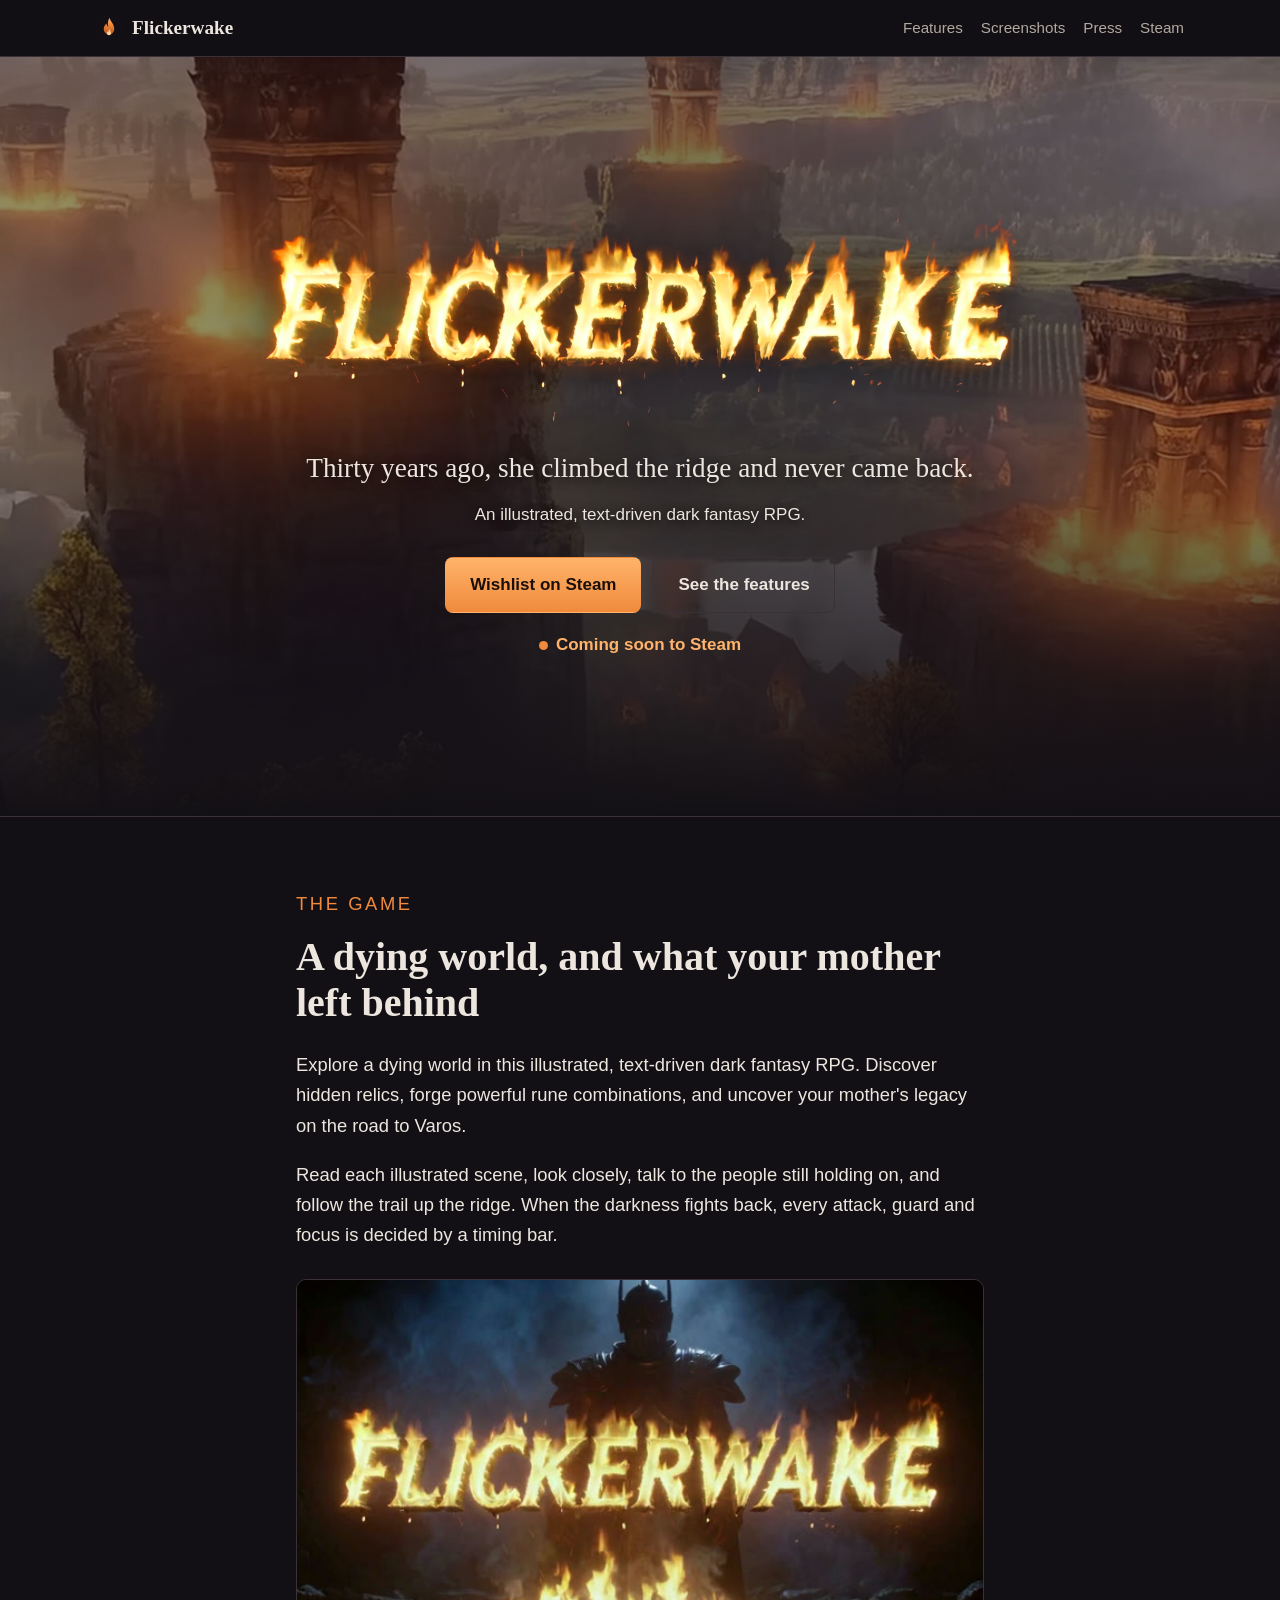
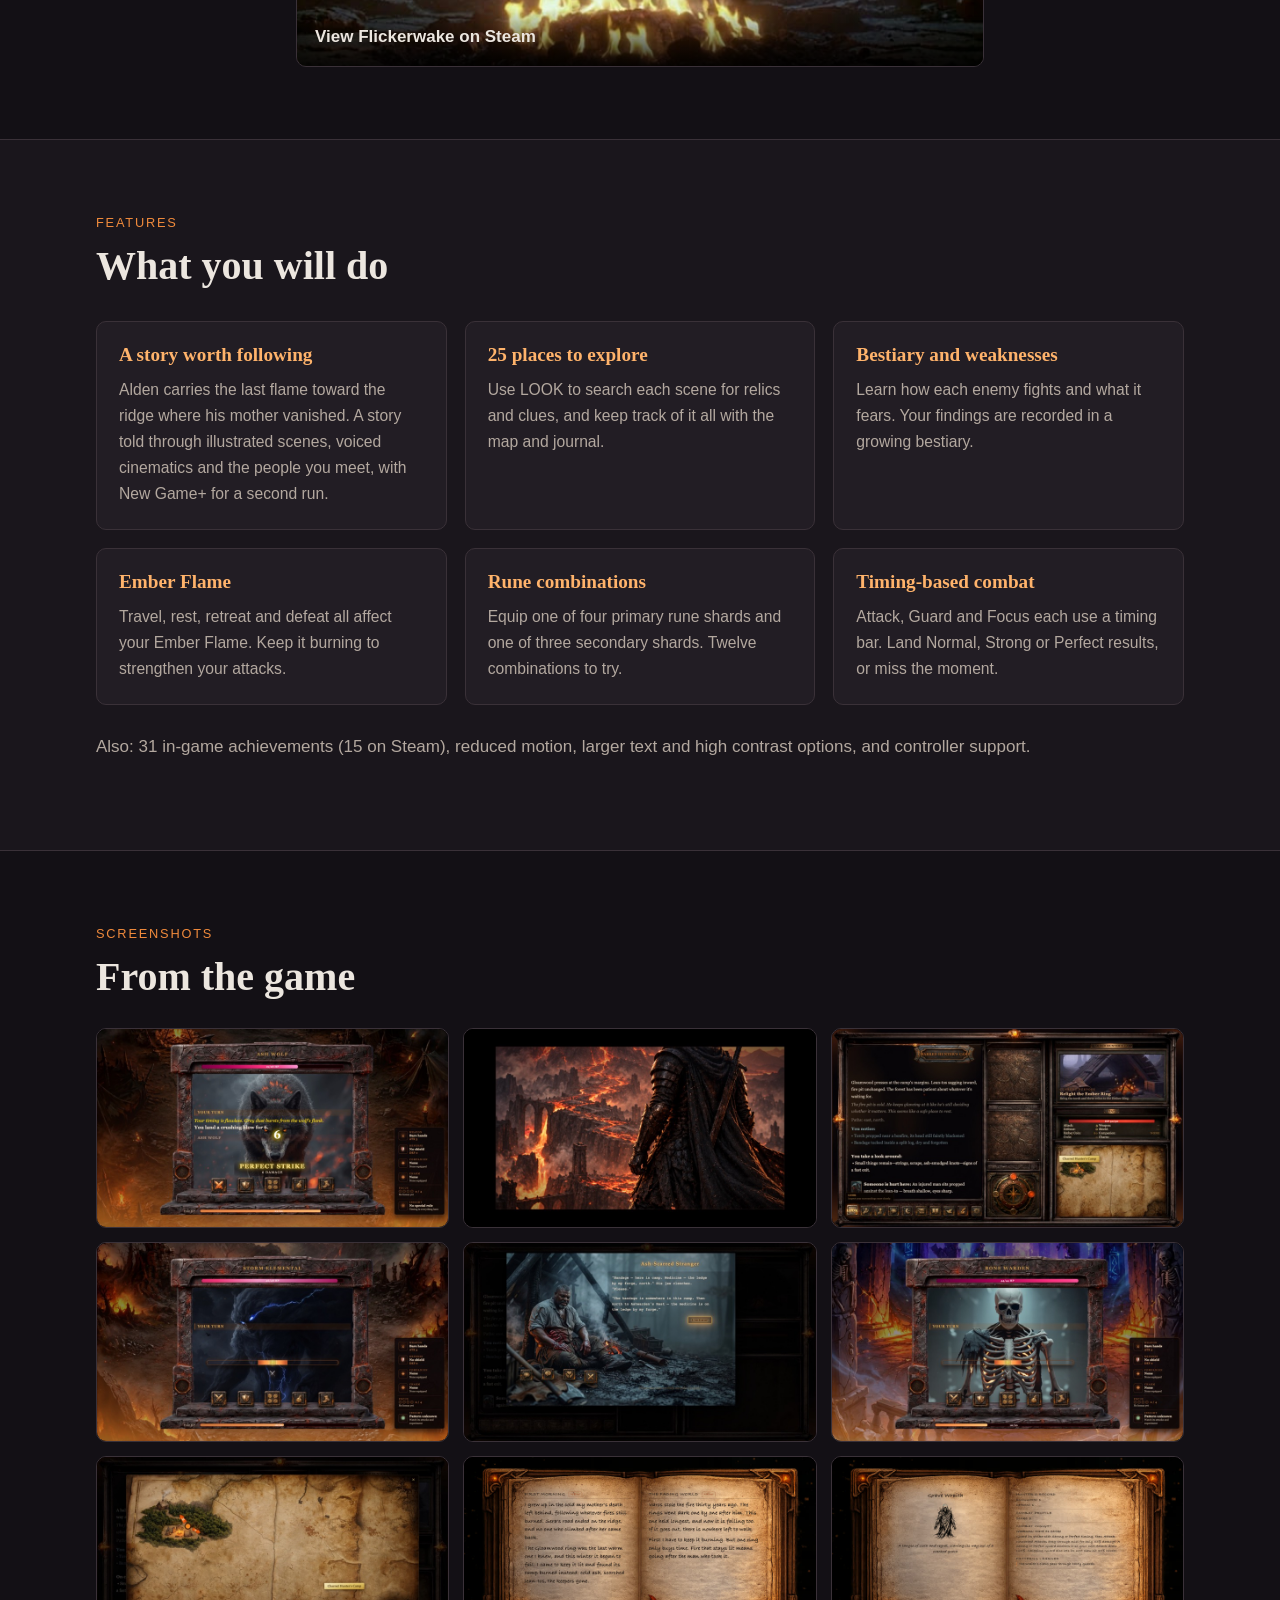
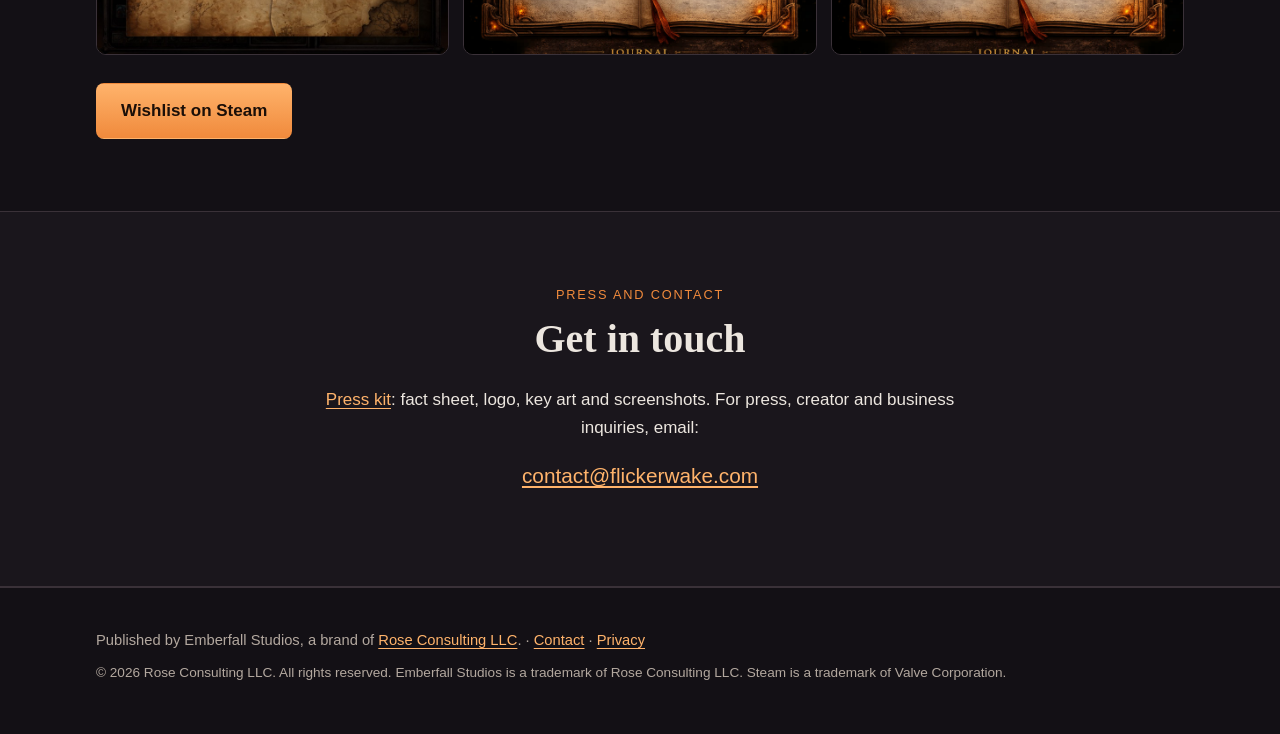
<file: index.html>
<!doctype html>
<html lang="en">
<head>
  <meta charset="utf-8">
  <meta name="viewport" content="width=device-width, initial-scale=1">
  <meta http-equiv="Content-Security-Policy" content="default-src 'none'; img-src 'self' data:; style-src 'self'; base-uri 'none'; form-action 'none'">
  <meta name="referrer" content="strict-origin-when-cross-origin">
  <meta name="theme-color" content="#131015">
  <link rel="icon" href="/assets/img/favicon.svg" type="image/svg+xml">
  <link rel="stylesheet" href="/assets/css/site.css">
  <title>Flickerwake — illustrated dark fantasy RPG | Coming soon to Steam</title>
  <meta name="description" content="Thirty years ago his mother climbed the ridge and never came back. Explore a dying world in this illustrated, text-driven dark fantasy RPG. Coming soon to Steam.">
  <link rel="canonical" href="https://flickerwake.com/">
  <meta property="og:type" content="website">
  <meta property="og:site_name" content="Flickerwake">
  <meta property="og:title" content="Flickerwake — illustrated dark fantasy RPG">
  <meta property="og:description" content="Thirty years ago his mother climbed the ridge and never came back. Explore a dying world, meet its last survivors and uncover what she left behind. Coming soon to Steam.">
  <meta property="og:url" content="https://flickerwake.com/">
  <meta property="og:image" content="https://flickerwake.com/assets/img/og.jpg">
  <meta property="og:image:width" content="1200">
  <meta property="og:image:height" content="630">
  <meta property="og:image:alt" content="Flickerwake key art">
  <meta name="twitter:card" content="summary_large_image">
  <meta name="twitter:title" content="Flickerwake — illustrated dark fantasy RPG">
  <meta name="twitter:description" content="Thirty years ago his mother climbed the ridge and never came back. Coming soon to Steam.">
  <meta name="twitter:image" content="https://flickerwake.com/assets/img/og.jpg">
  <script type="application/ld+json">
  {"@context":"https://schema.org","@type":"VideoGame","name":"Flickerwake","url":"https://store.steampowered.com/app/4447800/Flickerwake/","sameAs":"https://flickerwake.com/","description":"An illustrated, text-driven dark fantasy RPG with timing-based combat, rune combinations and a story about a mother's legacy.","genre":["Role-playing","Dark fantasy"],"gamePlatform":["Windows","macOS"],"applicationCategory":"Game","image":"https://flickerwake.com/assets/img/og.jpg","publisher":{"@type":"Organization","name":"Emberfall Studios","legalName":"Rose Consulting LLC","url":"https://roseconsulting.app/"},"author":{"@type":"Organization","name":"Emberfall Studios"}}
  </script>
</head>
<body>
  <a class="skip-link" href="#main">Skip to content</a>
  <header class="site-header">
    <div class="wrap header-inner">
      <a class="brand" href="/" aria-label="Flickerwake, home"><img src="/assets/img/favicon.svg" width="26" height="26" alt=""><span>Flickerwake</span></a>
      <nav class="site-nav" aria-label="Main">
        <a href="#features">Features</a>
        <a href="#screenshots">Screenshots</a>
        <a href="#press">Press</a>
        <a href="https://store.steampowered.com/app/4447800/Flickerwake/" rel="noopener">Steam</a>
      </nav>
    </div>
  </header>

  <main id="main">
    <section class="hero" aria-labelledby="hero-title">
      <div class="wrap">
        <h1 id="hero-title"><img class="hero-logo" src="/assets/img/flickerwake-logo.png" width="1280" height="357" alt="Flickerwake"></h1>
        <p class="hero-tag">Thirty years ago, she climbed the ridge and never came back.</p>
        <p class="hero-sub">An illustrated, text-driven dark fantasy RPG.</p>
        <div class="actions">
          <a class="btn btn-primary" href="https://store.steampowered.com/app/4447800/Flickerwake/" rel="noopener">Wishlist on Steam</a>
          <a class="btn btn-ghost" href="#features">See the features</a>
        </div>
        <p class="status"><span class="status-dot" aria-hidden="true"></span>Coming soon to Steam</p>
      </div>
    </section>

    <section id="about" class="section pitch" aria-labelledby="about-title">
      <div class="wrap narrow">
        <p class="eyebrow">The game</p>
        <h2 id="about-title">A dying world, and what your mother left behind</h2>
        <p>Explore a dying world in this illustrated, text-driven dark fantasy RPG. Discover hidden relics, forge powerful rune combinations, and uncover your mother's legacy on the road to Varos.</p>
        <p>Read each illustrated scene, look closely, talk to the people still holding on, and follow the trail up the ridge. When the darkness fights back, every attack, guard and focus is decided by a timing bar.</p>
        <a class="poster" href="https://store.steampowered.com/app/4447800/Flickerwake/" rel="noopener" aria-label="Open the Flickerwake page on Steam">
          <img src="/assets/img/flickerwake-capsule.jpg" width="616" height="353" alt="Flickerwake key art" loading="lazy">
          <span>View Flickerwake on Steam</span>
        </a>
      </div>
    </section>

    <section id="features" class="section section-alt" aria-labelledby="features-title">
      <div class="wrap">
        <p class="eyebrow">Features</p>
        <h2 id="features-title">What you will do</h2>
        <ul class="features">
          <li><h3>A story worth following</h3><p>Alden carries the last flame toward the ridge where his mother vanished. A story told through illustrated scenes, voiced cinematics and the people you meet, with New Game+ for a second run.</p></li>
          <li><h3>25 places to explore</h3><p>Use LOOK to search each scene for relics and clues, and keep track of it all with the map and journal.</p></li>
          <li><h3>Bestiary and weaknesses</h3><p>Learn how each enemy fights and what it fears. Your findings are recorded in a growing bestiary.</p></li>
          <li><h3>Ember Flame</h3><p>Travel, rest, retreat and defeat all affect your Ember Flame. Keep it burning to strengthen your attacks.</p></li>
          <li><h3>Rune combinations</h3><p>Equip one of four primary rune shards and one of three secondary shards. Twelve combinations to try.</p></li>
          <li><h3>Timing-based combat</h3><p>Attack, Guard and Focus each use a timing bar. Land Normal, Strong or Perfect results, or miss the moment.</p></li>
        </ul>
        <p class="also">Also: 31 in-game achievements (15 on Steam), reduced motion, larger text and high contrast options, and controller support.</p>
      </div>
    </section>

    <section id="screenshots" class="section" aria-labelledby="shots-title">
      <div class="wrap">
        <p class="eyebrow">Screenshots</p>
        <h2 id="shots-title">From the game</h2>
        <ul class="gallery">
          <li><a href="/assets/img/flickerwake-00-1600.jpg"><img src="/assets/img/flickerwake-00-800.jpg" width="800" height="450" loading="lazy" alt="Battle against the Ash Wolf: a Perfect Strike lands for 6 damage."></a></li>
          <li><a href="/assets/img/flickerwake-09-1600.jpg"><img src="/assets/img/flickerwake-09-800.jpg" width="800" height="450" loading="lazy" alt="Illustration of an armored figure looking over a valley of lava and ruins."></a></li>
          <li><a href="/assets/img/flickerwake-05-1600.jpg"><img src="/assets/img/flickerwake-05-800.jpg" width="800" height="450" loading="lazy" alt="Exploration screen with room description, compass, objective and map."></a></li>
          <li><a href="/assets/img/flickerwake-01-1600.jpg"><img src="/assets/img/flickerwake-01-800.jpg" width="800" height="450" loading="lazy" alt="Battle against the Storm Elemental with the timing bar active."></a></li>
          <li><a href="/assets/img/flickerwake-08-1600.jpg"><img src="/assets/img/flickerwake-08-800.jpg" width="800" height="450" loading="lazy" alt="The wounded Ash-Scarred Stranger sitting by a campfire, with dialogue."></a></li>
          <li><a href="/assets/img/flickerwake-10-1600.jpg"><img src="/assets/img/flickerwake-10-800.jpg" width="800" height="450" loading="lazy" alt="Battle against the Bone Warden, a towering skeleton."></a></li>
          <li><a href="/assets/img/flickerwake-07-1600.jpg"><img src="/assets/img/flickerwake-07-800.jpg" width="800" height="450" loading="lazy" alt="Parchment world map with the first region revealed."></a></li>
          <li><a href="/assets/img/flickerwake-journal-1600.jpg"><img src="/assets/img/flickerwake-journal-800.jpg" width="800" height="450" loading="lazy" alt="Open journal with two handwritten entries, First Morning and The Fading World."></a></li>
          <li><a href="/assets/img/flickerwake-bestiary-1600.jpg"><img src="/assets/img/flickerwake-bestiary-800.jpg" width="800" height="450" loading="lazy" alt="Bestiary page for the Grave Wraith with a sketch, hunter's record and combat insight."></a></li>
        </ul>
        <div class="actions"><a class="btn btn-primary" href="https://store.steampowered.com/app/4447800/Flickerwake/" rel="noopener">Wishlist on Steam</a></div>
      </div>
    </section>

    <section id="press" class="section section-alt" aria-labelledby="press-title">
      <div class="wrap narrow center">
        <p class="eyebrow">Press and contact</p>
        <h2 id="press-title">Get in touch</h2>
        <p><a href="/press.html">Press kit</a>: fact sheet, logo, key art and screenshots. For press, creator and business inquiries, email:</p>
        <p class="contact-email"><a href="mailto:contact@flickerwake.com">contact@flickerwake.com</a></p>
      </div>
    </section>
  </main>

  <footer class="site-footer">
    <div class="wrap">
      <p>Published by Emberfall Studios, a brand of <a href="https://roseconsulting.app/" rel="noopener">Rose Consulting LLC</a>. · <a href="#press">Contact</a> · <a href="/privacy.html">Privacy</a></p>
      <p class="fine">© 2026 Rose Consulting LLC. All rights reserved. Emberfall Studios is a trademark of Rose Consulting LLC. Steam is a trademark of Valve Corporation.</p>
    </div>
  </footer>
</body>
</html>
</file>
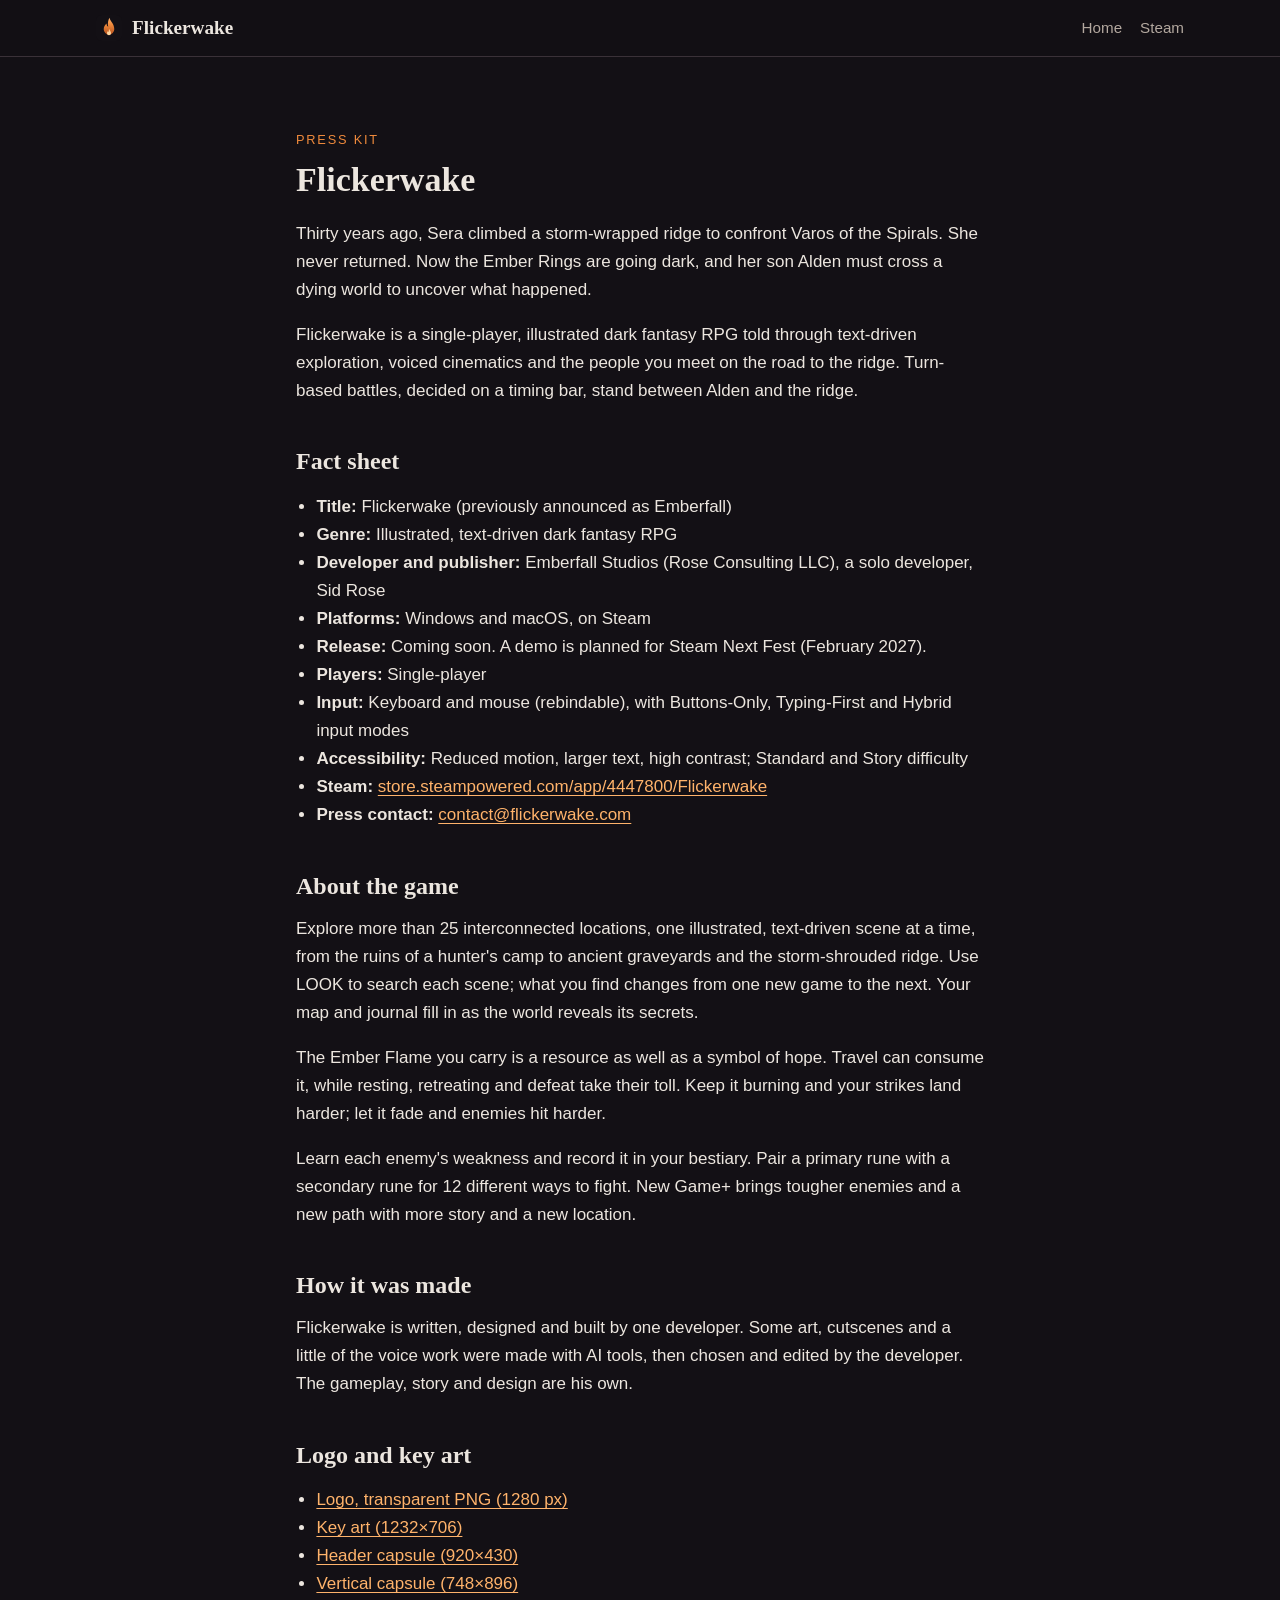
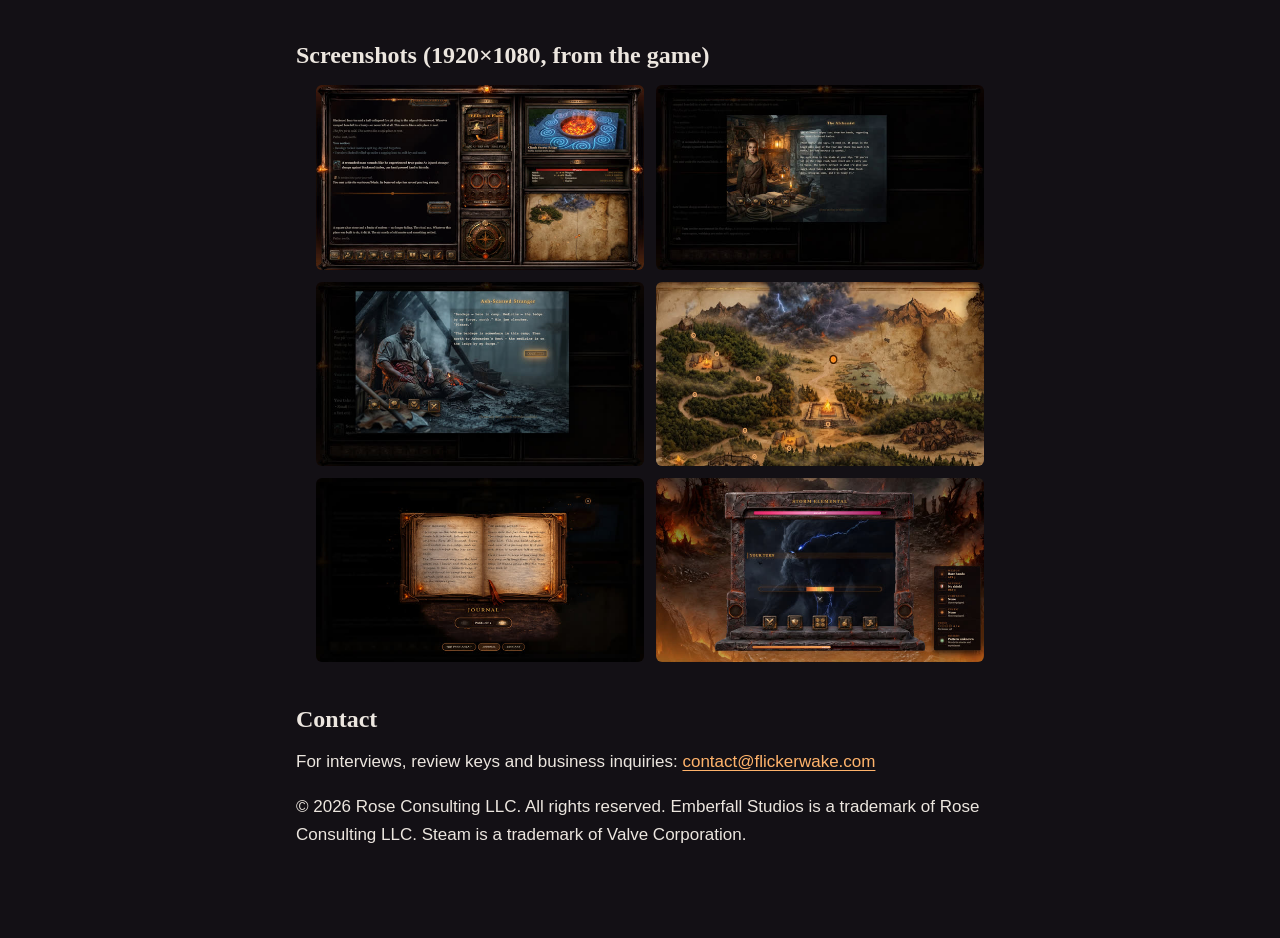
<file: press.html>
<!doctype html>
<html lang="en">
<head>
  <meta charset="utf-8">
  <meta name="viewport" content="width=device-width, initial-scale=1">
  <meta http-equiv="Content-Security-Policy" content="default-src 'none'; img-src 'self' data:; style-src 'self'; base-uri 'none'; form-action 'none'">
  <meta name="referrer" content="strict-origin-when-cross-origin">
  <meta name="theme-color" content="#131015">
  <link rel="icon" href="/assets/img/favicon.svg" type="image/svg+xml">
  <link rel="stylesheet" href="/assets/css/site.css">
  <title>Press kit — Flickerwake</title>
  <meta name="description" content="Press kit for Flickerwake: fact sheet, description, logo, key art and screenshots. Press contact: contact@flickerwake.com.">
  <link rel="canonical" href="https://flickerwake.com/press.html">
  <meta property="og:title" content="Flickerwake — press kit">
  <meta property="og:description" content="Fact sheet, description, logo, key art and screenshots for Flickerwake.">
  <meta property="og:image" content="https://flickerwake.com/assets/img/og.jpg">
  <meta property="og:url" content="https://flickerwake.com/press.html">
</head>
<body>
  <a class="skip-link" href="#main">Skip to content</a>
  <header class="site-header">
    <div class="wrap header-inner">
      <a class="brand" href="/" aria-label="Flickerwake, home"><img src="/assets/img/favicon.svg" width="26" height="26" alt=""><span>Flickerwake</span></a>
      <nav class="site-nav" aria-label="Main"><a href="/">Home</a><a href="https://store.steampowered.com/app/4447800/Flickerwake/">Steam</a></nav>
    </div>
  </header>
  <main class="page" id="main">
    <div class="wrap narrow prose">
      <p class="eyebrow">Press kit</p>
      <h1>Flickerwake</h1>
      <p>Thirty years ago, Sera climbed a storm-wrapped ridge to confront Varos of the Spirals. She never returned. Now the Ember Rings are going dark, and her son Alden must cross a dying world to uncover what happened.</p>
      <p>Flickerwake is a single-player, illustrated dark fantasy RPG told through text-driven exploration, voiced cinematics and the people you meet on the road to the ridge. Turn-based battles, decided on a timing bar, stand between Alden and the ridge.</p>

      <h2>Fact sheet</h2>
      <ul>
        <li><strong>Title:</strong> Flickerwake (previously announced as Emberfall)</li>
        <li><strong>Genre:</strong> Illustrated, text-driven dark fantasy RPG</li>
        <li><strong>Developer and publisher:</strong> Emberfall Studios (Rose Consulting LLC), a solo developer, Sid Rose</li>
        <li><strong>Platforms:</strong> Windows and macOS, on Steam</li>
        <li><strong>Release:</strong> Coming soon. A demo is planned for Steam Next Fest (February 2027).</li>
        <li><strong>Players:</strong> Single-player</li>
        <li><strong>Input:</strong> Keyboard and mouse (rebindable), with Buttons-Only, Typing-First and Hybrid input modes</li>
        <li><strong>Accessibility:</strong> Reduced motion, larger text, high contrast; Standard and Story difficulty</li>
        <li><strong>Steam:</strong> <a href="https://store.steampowered.com/app/4447800/Flickerwake/">store.steampowered.com/app/4447800/Flickerwake</a></li>
        <li><strong>Press contact:</strong> <a href="mailto:contact@flickerwake.com">contact@flickerwake.com</a></li>
      </ul>

      <h2>About the game</h2>
      <p>Explore more than 25 interconnected locations, one illustrated, text-driven scene at a time, from the ruins of a hunter's camp to ancient graveyards and the storm-shrouded ridge. Use LOOK to search each scene; what you find changes from one new game to the next. Your map and journal fill in as the world reveals its secrets.</p>
      <p>The Ember Flame you carry is a resource as well as a symbol of hope. Travel can consume it, while resting, retreating and defeat take their toll. Keep it burning and your strikes land harder; let it fade and enemies hit harder.</p>
      <p>Learn each enemy's weakness and record it in your bestiary. Pair a primary rune with a secondary rune for 12 different ways to fight. New Game+ brings tougher enemies and a new path with more story and a new location.</p>

      <h2>How it was made</h2>
      <p>Flickerwake is written, designed and built by one developer. Some art, cutscenes and a little of the voice work were made with AI tools, then chosen and edited by the developer. The gameplay, story and design are his own.</p>

      <h2>Logo and key art</h2>
      <ul>
        <li><a href="/assets/press/flickerwake-logo-transparent-1280.png" download>Logo, transparent PNG (1280 px)</a></li>
        <li><a href="/assets/press/flickerwake-keyart-1232x706.jpg" download>Key art (1232×706)</a></li>
        <li><a href="/assets/press/flickerwake-header-920x430.jpg" download>Header capsule (920×430)</a></li>
        <li><a href="/assets/press/flickerwake-vertical-748x896.jpg" download>Vertical capsule (748×896)</a></li>
      </ul>

      <h2>Screenshots (1920×1080, from the game)</h2>
      <ul class="press-shots">
        <li><a href="/assets/press/flickerwake-screenshot-01.jpg" download><img src="/assets/press/flickerwake-screenshot-01-thumb.jpg" width="640" height="360" alt="Exploring a location: illustrated scene text beside the map." loading="lazy"></a></li>
        <li><a href="/assets/press/flickerwake-screenshot-02.jpg" download><img src="/assets/press/flickerwake-screenshot-02-thumb.jpg" width="640" height="360" alt="Talking with the Alchemist in her shop." loading="lazy"></a></li>
        <li><a href="/assets/press/flickerwake-screenshot-03.jpg" download><img src="/assets/press/flickerwake-screenshot-03-thumb.jpg" width="640" height="360" alt="Meeting the Ash-Scarred Stranger." loading="lazy"></a></li>
        <li><a href="/assets/press/flickerwake-screenshot-04.jpg" download><img src="/assets/press/flickerwake-screenshot-04-thumb.jpg" width="640" height="360" alt="The illustrated world map." loading="lazy"></a></li>
        <li><a href="/assets/press/flickerwake-screenshot-05.jpg" download><img src="/assets/press/flickerwake-screenshot-05-thumb.jpg" width="640" height="360" alt="Alden's journal." loading="lazy"></a></li>
        <li><a href="/assets/press/flickerwake-screenshot-06.jpg" download><img src="/assets/press/flickerwake-screenshot-06-thumb.jpg" width="640" height="360" alt="The Storm Elemental appears." loading="lazy"></a></li>
      </ul>

      <h2>Contact</h2>
      <p>For interviews, review keys and business inquiries: <a href="mailto:contact@flickerwake.com">contact@flickerwake.com</a></p>
      <p>© 2026 Rose Consulting LLC. All rights reserved. Emberfall Studios is a trademark of Rose Consulting LLC. Steam is a trademark of Valve Corporation.</p>
    </div>
  </main>
</body>
</html>
</file>
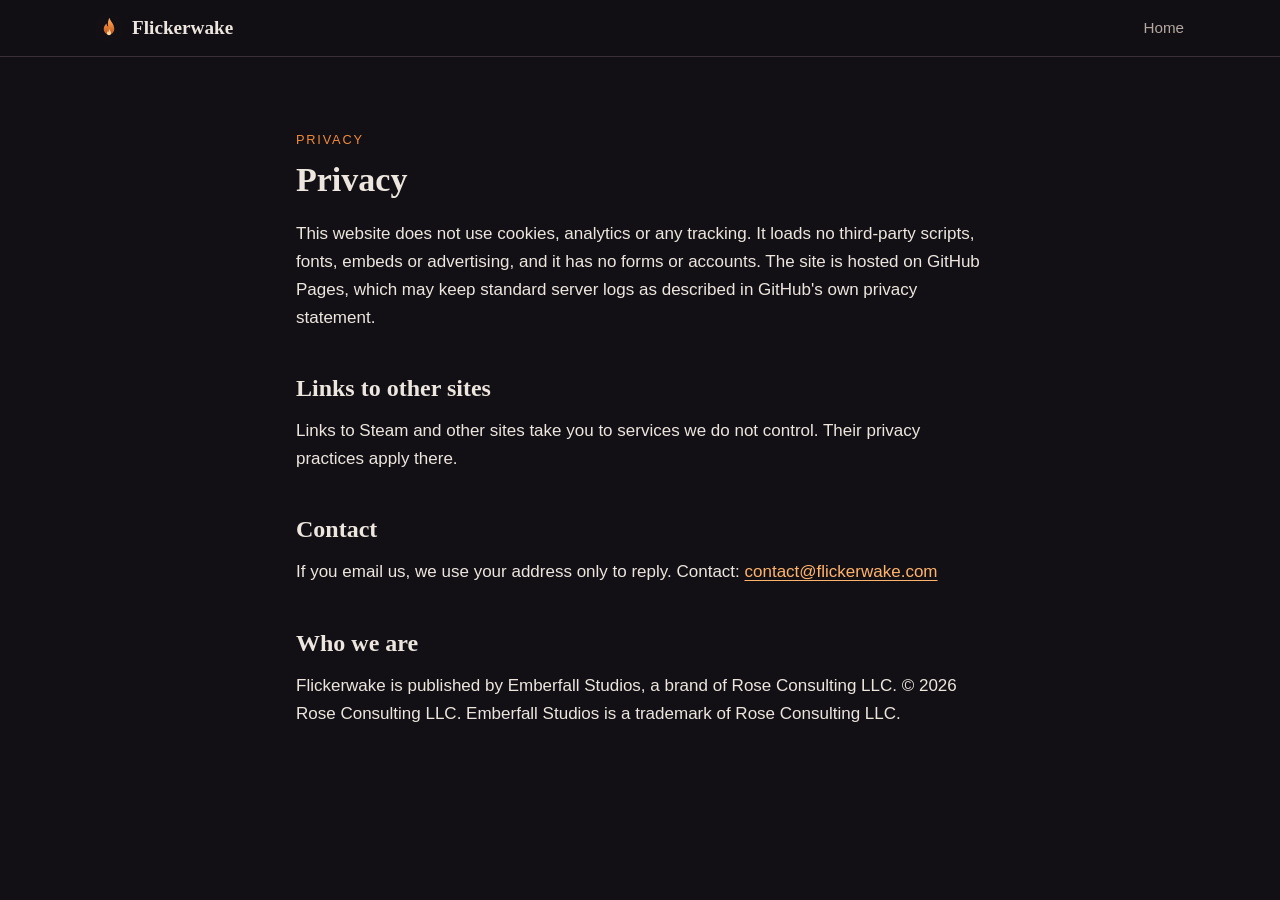
<file: privacy.html>
<!doctype html>
<html lang="en">
<head>
  <meta charset="utf-8">
  <meta name="viewport" content="width=device-width, initial-scale=1">
  <meta http-equiv="Content-Security-Policy" content="default-src 'none'; img-src 'self' data:; style-src 'self'; base-uri 'none'; form-action 'none'">
  <meta name="referrer" content="strict-origin-when-cross-origin">
  <meta name="theme-color" content="#131015">
  <link rel="icon" href="/assets/img/favicon.svg" type="image/svg+xml">
  <link rel="stylesheet" href="/assets/css/site.css">
  <title>Privacy — Flickerwake</title>
  <meta name="description" content="Privacy information for flickerwake.com.">
  <link rel="canonical" href="https://flickerwake.com/privacy.html">
</head>
<body>
  <a class="skip-link" href="#main">Skip to content</a>
  <header class="site-header">
    <div class="wrap header-inner">
      <a class="brand" href="/" aria-label="Flickerwake, home"><img src="/assets/img/favicon.svg" width="26" height="26" alt=""><span>Flickerwake</span></a>
      <nav class="site-nav" aria-label="Main"><a href="/">Home</a></nav>
    </div>
  </header>
  <main class="page" id="main">
    <div class="wrap narrow prose">
      <p class="eyebrow">Privacy</p>
      <h1>Privacy</h1>
      <p>This website does not use cookies, analytics or any tracking. It loads no third-party scripts, fonts, embeds or advertising, and it has no forms or accounts. The site is hosted on GitHub Pages, which may keep standard server logs as described in GitHub's own privacy statement.</p>
      <h2>Links to other sites</h2>
      <p>Links to Steam and other sites take you to services we do not control. Their privacy practices apply there.</p>
      <h2>Contact</h2>
      <p>If you email us, we use your address only to reply. Contact: <a href="mailto:contact@flickerwake.com">contact@flickerwake.com</a></p>
      <h2>Who we are</h2>
      <p>Flickerwake is published by Emberfall Studios, a brand of Rose Consulting LLC. © 2026 Rose Consulting LLC. Emberfall Studios is a trademark of Rose Consulting LLC.</p>
    </div>
  </main>
</body>
</html>
</file>
<file: assets/css/site.css>
/* Flickerwake site styles. No external requests. */
:root{--bg:#131015;--bg-alt:#1a161c;--surface:#221d24;--line:#3a3138;--text:#ece6df;--muted:#b3a89f;--ember:#f08a3c;--ember-hi:#ffb36b;--ember-deep:#b8541f;--focus:#ffd59e;--radius:10px;--wrap:1120px;
--serif:"Iowan Old Style","Palatino Linotype",Palatino,"Book Antiqua",Georgia,serif;
--sans:-apple-system,BlinkMacSystemFont,"Segoe UI",Roboto,"Helvetica Neue",Arial,sans-serif;color-scheme:dark}
*,*::before,*::after{box-sizing:border-box}
html{scroll-behavior:smooth;-webkit-text-size-adjust:100%;scroll-padding-top:70px}
@media (prefers-reduced-motion:reduce){html{scroll-behavior:auto}*{transition:none!important;animation:none!important}}
body{margin:0;background:var(--bg);color:var(--text);font:17px/1.65 var(--sans);overflow-x:hidden}
img{max-width:100%;height:auto;display:block}
a{color:var(--ember-hi);text-underline-offset:3px}
a:hover{color:#ffd1a3}
:focus-visible{outline:2px solid var(--focus);outline-offset:3px;border-radius:4px}
h1,h2,h3{font-family:var(--serif);font-weight:600;line-height:1.15;margin:0 0 .6em}
h2{font-size:clamp(1.8rem,3.6vw,2.5rem)}
h3{font-size:1.2rem}
p{margin:0 0 1em}
.wrap{width:100%;max-width:var(--wrap);margin:0 auto;padding:0 16px}
.narrow{max-width:720px}
.center{text-align:center;margin-left:auto;margin-right:auto}
.skip-link{position:absolute;left:-999px;top:8px;background:var(--ember);color:#1b0f08;padding:8px 14px;border-radius:6px;z-index:100}
.skip-link:focus{left:8px}
.eyebrow{text-transform:uppercase;letter-spacing:.14em;font-size:.8rem;color:var(--ember);margin:0 0 .8em}
.site-header{position:sticky;top:0;z-index:50;background:rgba(19,16,21,.92);border-bottom:1px solid var(--line);backdrop-filter:blur(6px)}
.header-inner{display:flex;align-items:center;justify-content:space-between;gap:12px;min-height:56px}
.brand{display:flex;align-items:center;gap:10px;color:var(--text);text-decoration:none;font-family:var(--serif);font-size:1.2rem;font-weight:600}
.brand img{width:26px;height:26px}
.site-nav{display:flex;gap:18px;flex-wrap:wrap;justify-content:flex-end}
.site-nav a{color:var(--muted);text-decoration:none;font-size:.95rem}
.site-nav a:hover{color:var(--text)}
.btn{display:inline-block;padding:13px 24px;border-radius:8px;font-weight:600;text-decoration:none;text-align:center;border:1px solid transparent}
.btn-primary{background:linear-gradient(180deg,var(--ember-hi),var(--ember));color:#1b0f08}
.btn-primary:hover{color:#1b0f08;filter:brightness(1.08)}
.btn-ghost{border-color:var(--line);color:var(--text)}
.btn-ghost:hover{border-color:var(--muted);color:var(--text)}
.actions{display:flex;flex-wrap:wrap;gap:12px;margin-top:28px}
.center .actions{justify-content:center}
.hero{position:relative;display:flex;align-items:center;min-height:min(86vh,760px);padding:56px 0;background:#0d0a0c url(/assets/img/hero.jpg) center/cover no-repeat;border-bottom:1px solid var(--line);isolation:isolate}
.hero::before{content:"";position:absolute;inset:0;z-index:-1;background:linear-gradient(180deg,rgba(19,16,21,.55) 0%,rgba(19,16,21,.35) 45%,var(--bg) 100%),radial-gradient(ellipse at center,rgba(19,16,21,.55),rgba(19,16,21,0) 70%)}
.hero .wrap{text-align:center}
.hero-logo{width:min(100%,760px);height:auto;margin:0 auto 20px;filter:drop-shadow(0 4px 24px rgba(0,0,0,.7))}
.hero-tag{font-family:var(--serif);font-size:clamp(1.2rem,3vw,1.7rem);margin:0 auto .4em;text-shadow:0 2px 12px rgba(0,0,0,.8)}
.hero-sub{color:var(--text);max-width:560px;margin:0 auto;text-shadow:0 2px 10px rgba(0,0,0,.8)}
.hero .actions{justify-content:center}
.status{display:inline-flex;align-items:center;gap:8px;margin:18px 0 0;color:var(--ember-hi);font-weight:600}
.status-dot{width:9px;height:9px;border-radius:50%;background:var(--ember)}
.section{padding:72px 0}
.section-alt{background:var(--bg-alt);border-top:1px solid var(--line);border-bottom:1px solid var(--line)}
.pitch p{font-size:1.15rem}
.features{list-style:none;margin:32px 0 0;padding:0;display:grid;grid-template-columns:repeat(3,1fr);gap:18px}
.features li{background:var(--surface);border:1px solid var(--line);border-radius:var(--radius);padding:22px}
.features h3{color:var(--ember-hi)}
.features p{margin:0;color:var(--muted);font-size:.98rem}
.also{color:var(--muted);margin-top:28px}
.gallery{list-style:none;margin:28px 0 0;padding:0;display:grid;grid-template-columns:repeat(3,1fr);gap:14px}
.gallery a{display:block;border:1px solid var(--line);border-radius:var(--radius);overflow:hidden;background:#000}
.gallery a:hover{border-color:var(--ember)}
.gallery img{width:100%;aspect-ratio:16/9;object-fit:cover}
.poster{display:block;position:relative;margin:28px auto 0;max-width:820px;border:1px solid var(--line);border-radius:var(--radius);overflow:hidden}
.poster img{width:100%;aspect-ratio:16/9;object-fit:cover}
.poster span{position:absolute;inset:auto 0 0 0;padding:14px 18px;background:linear-gradient(0deg,rgba(0,0,0,.85),transparent);color:var(--text);font-weight:600}
.contact-email{font-size:1.3rem}
.site-footer{padding:40px 0;border-top:1px solid var(--line);color:var(--muted);font-size:.92rem}
.site-footer p{margin:0 0 .7em}
.fine{font-size:.85rem}
.page{padding:72px 0}
.prose h2{font-size:1.5rem;margin-top:1.8em}
.prose ul{padding-left:1.2em}
@media (max-width:860px){.features,.gallery{grid-template-columns:repeat(2,1fr)}}
@media (max-width:560px){
 body{font-size:16px}
 .section{padding:52px 0}
 .features,.gallery{grid-template-columns:1fr}
 .site-nav{gap:12px}
 .actions .btn{flex:1 1 100%}
 .header-inner{flex-wrap:wrap;padding-top:6px;padding-bottom:6px}
}

/* Press kit screenshot grid */
.press-shots{list-style:none;padding:0;margin:1rem 0;display:grid;grid-template-columns:repeat(auto-fill,minmax(240px,1fr));gap:12px}
.press-shots img{width:100%;height:auto;display:block;border-radius:6px}
</file>
